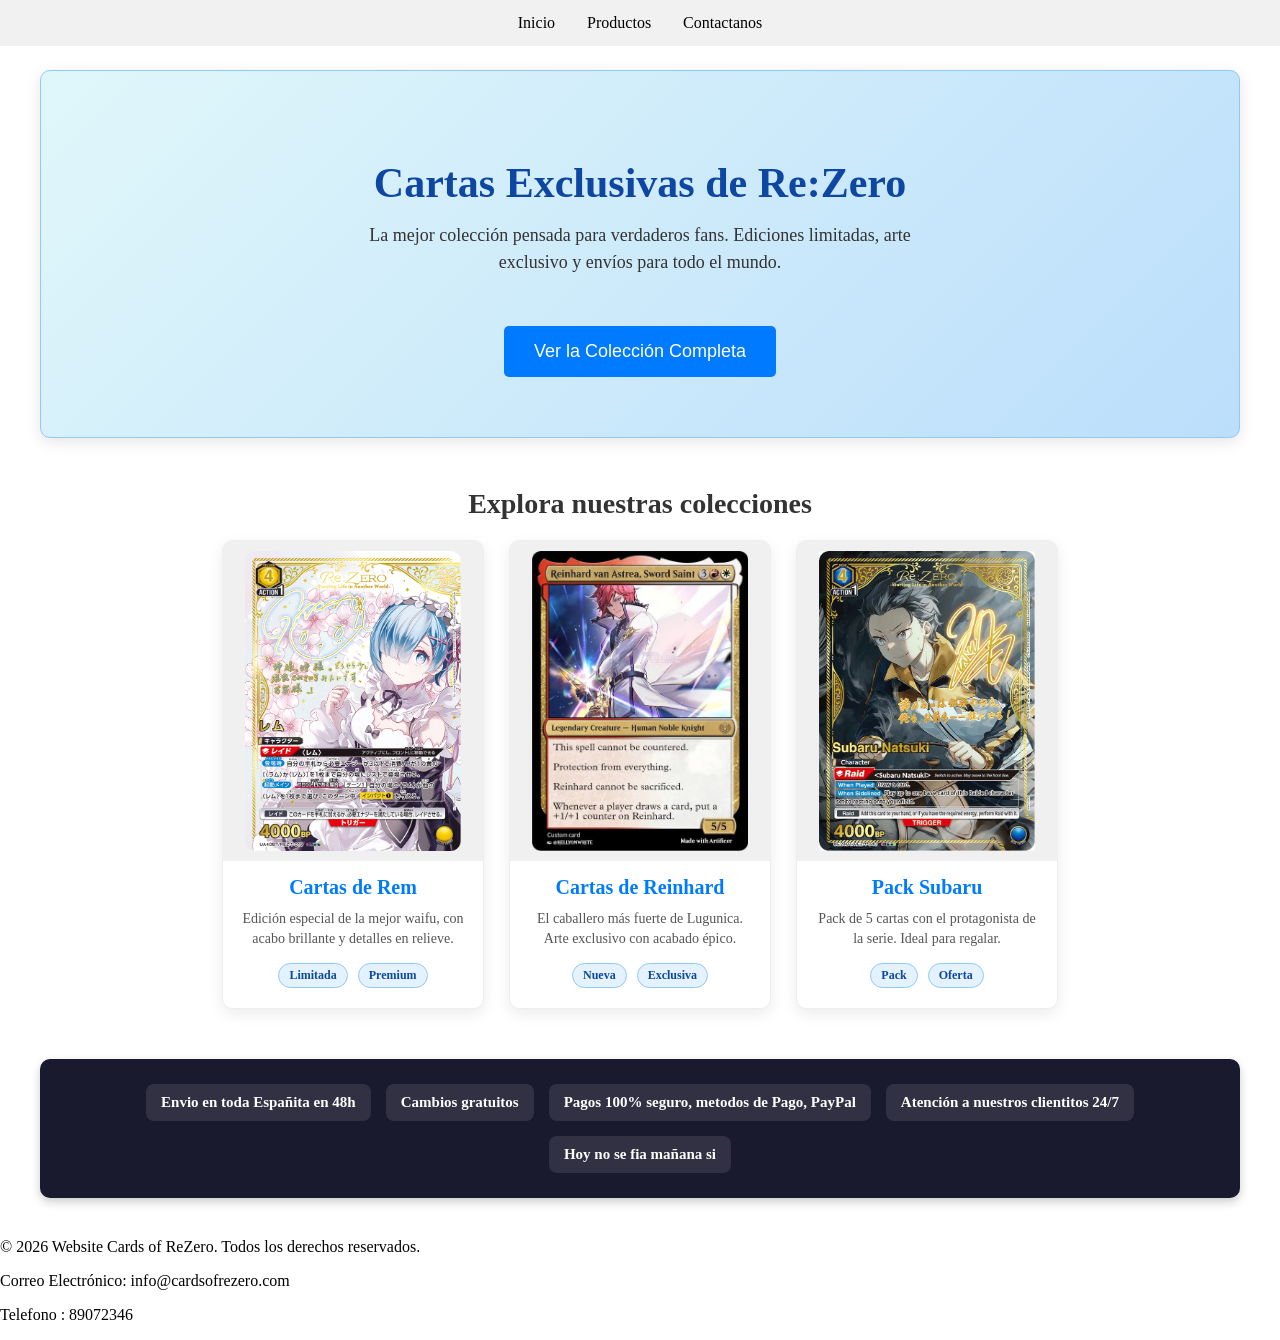
<file: Ejercicio-Posicion/index.html>
<!--Principio del todo, estructura de la pagina web-->
<!DOCTYPE html>
<html lang="es">
<head>
    <meta charset="UTF-8">
    <meta name="viewport" content="width=device-width, initial-scale=1.0">
    <title>Website Rezero - Inici</title>
    
    <link rel="stylesheet" href="global.css">
</head>
<body>
    <!-- Menú fijo -->
    <ul>
        <li><a href="index.html">Inicio</a></li>
        <li><a href="productes.html">Productos</a></li>
        <li><a href="contacte.html">Contactanos</a></li>    
    </ul>

    <!--Contenido principal de la página -->
    <main class="contenido-principal">
        <div class="contenedor">
            
            <div class="hero">
                <h1>Cartas Exclusivas de Re:Zero</h1>
                <p>La mejor colección pensada para verdaderos fans. Ediciones limitadas, arte exclusivo y envíos para todo el mundo.</p>
                <!-- Botón que lleva a productos -->
                <a href="productes.html">
                    <button class="boton-cridaner">Ver la Colección Completa</button>
                </a>
            </div>

            <h2 class="titulo-seccion">Explora nuestras colecciones</h2>
            <div class="colecciones">
                
                <!-- Carta 1: REM -->
                <div class="carta-info">
                    <div class="marco-imagen">
                        <img src="img/remcard.png" alt="Carta de Rem">
                    </div>
                    <h3>Cartas de Rem</h3>
                    <p>Edición especial de la mejor waifu, con acabo brillante y detalles en relieve.</p>
                    <span class="etiqueta">Limitada</span>
                    <span class="etiqueta">Premium</span>
                </div>

                <!-- Carta 2: REINHARD (Sustituyendo a Emilia) -->
                <div class="carta-info">
                    <div class="marco-imagen">
                        <img src="img/reinhardcard.jpg" alt="Carta de Reinhard">
                    </div>
                    <h3>Cartas de Reinhard</h3>
                    <p>El caballero más fuerte de Lugunica. Arte exclusivo con acabado épico.</p>
                    <span class="etiqueta">Nueva</span>
                    <span class="etiqueta">Exclusiva</span>
                </div>

                <!-- Carta 3: SUBARU -->
                <div class="carta-info">
                    <div class="marco-imagen">
                        <img src="img/subarucard.jpg" alt="Carta de Subaru">
                    </div>
                    <h3>Pack Subaru</h3>
                    <p>Pack de 5 cartas con el protagonista de la serie. Ideal para regalar.</p>
                    <span class="etiqueta">Pack</span>
                    <span class="etiqueta">Oferta</span>
                </div>

            </div>

            <!-- BANDA DE BENEFICIOS (Con tus textos) -->
            <div class="beneficios">
                <span>Envio en toda Españita en 48h</span>
                <span>Cambios gratuitos</span>
                <span>Pagos 100% seguro, metodos de Pago, PayPal</span>
                <span>Atención a nuestros clientitos 24/7</span>
                <span>Hoy no se fia mañana si</span>
            </div>

        </div>    
    </main>
    
    <!-- Pie de página - Footer -->
    <footer>
        <p>© 2026 Website Cards of ReZero. Todos los derechos reservados.</p>
        <p> Correo Electrónico: info@cardsofrezero.com</p>
        <p> Telefono : 89072346</p>
    </footer>
</body>
</html>
</file>
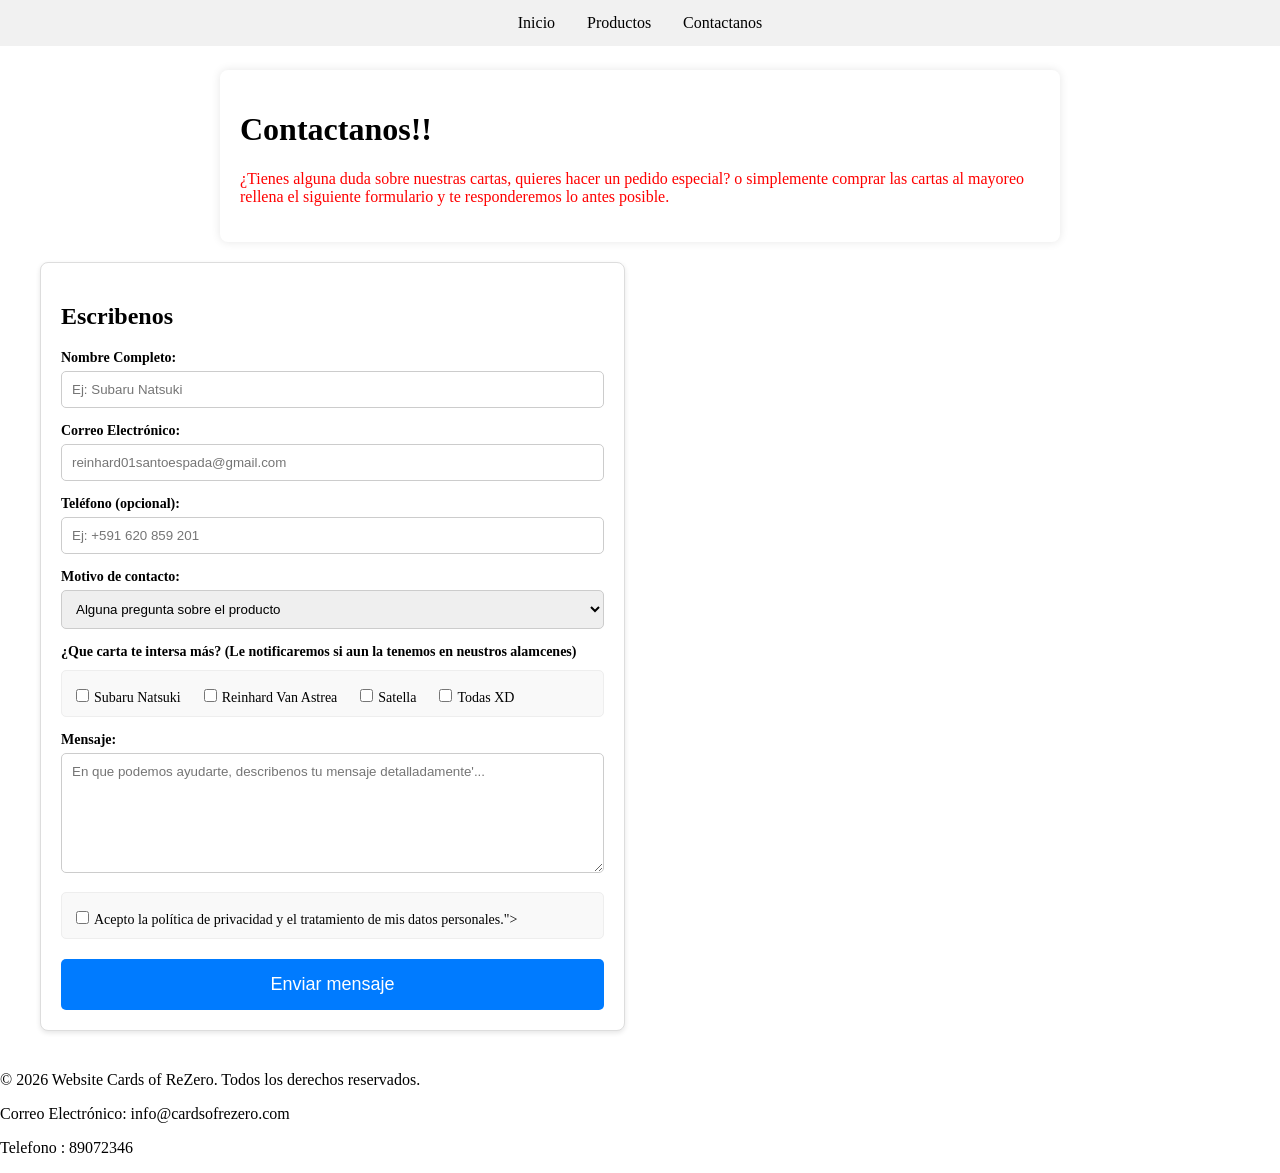
<file: Ejercicio-Posicion/contacte.html>
<!--Principio del todo, estructura de la pagina web-->
<!DOCTYPE html>
<html lang="es  ">
<head>
    <meta charset="UTF-8">
    <meta name="viewport" content="width=device-width, initial-scale=1.0">
    <title>Webiste REzero - Contacto </title>

    <!-- Esta línea es clave: conecta tu HTML con tu archivo de diseño CSS -->
    <link rel="stylesheet" href="global.css">
</head>
<body>
    <!-- Menú fijo - Principal -->
    <ul>
        <li><a href="index.html">Inicio</a></li>
        <li><a href="productes.html">Productos</a></li>
        <li><a href="contacte.html">Contactanos</a></li>    
    </ul>

    <!--Contenido principal de la página -->
    <main class="contenido-principal">
        <!--Pagina Estilo blog del ejemplo 11-->
     <div class="autoContainer">
            <h1>Contactanos!!</h1>
            <p class="explicación">
                ¿Tienes alguna duda sobre nuestras cartas, quieres hacer un pedido especial?
                o simplemente comprar las cartas al mayoreo rellena el siguiente formulario y te responderemos lo antes posible.
            </p>
        </div>    
        <!--Layout con Grid-->
    <div class="contenedor">
        <div class="layout-contacto">
            <!---Primer Layout Detallado-->
            <div class="formulario">
                <h2>Escribenos</h2>
                <form>
                    <label>Nombre Completo:</label>
                    <input type="text" placeholder="Ej: Subaru Natsuki" required>
                    
                    <label>Correo Electrónico:</label>
                    <input type="email" placeholder="reinhard01santoespada@gmail.com" required>

                    <label>Teléfono (opcional):</label>
                    <input type="tel" placeholder="Ej: +591 620 859 201">                       

                    <label>Motivo de contacto:</label>
                    
                    <select>
                        <option value="Pregunta">Alguna pregunta sobre el producto</option>
                        <option value="pedido">Estado de mi pedido</option>
                        <option value="colaboracion">Colaboracion / Mayorista</option>
         
                        <option value="otro">Otro Asunto</option>
                    
                    </select>

                    <label>¿Que carta te intersa más? (Le notificaremos si aun la tenemos en neustros alamcenes)</label>
                    <div class="opciones-check">
                        <label><input type="checkbox">Subaru Natsuki</label>
                        <label><input type="checkbox">Reinhard Van Astrea</label>
                        <label><input type="checkbox">Satella</label>
                        <label><input type="checkbox">Todas XD</label>
                    </div>

                    <label>Mensaje:</label>
                    <textarea placeholder="En que podemos ayudarte, describenos tu mensaje detalladamente'..." required></textarea>
                    <div class="opciones-check" style="margin-top: 15px;">
                        <label>
                            <input type="checkbox" required>Acepto la política de privacidad y el tratamiento de mis datos personales.">
                        </label>
                    </div>

                    <button type="submit" class="boton-cridaner" style="width: 100%; margin-top: 20px;">Enviar mensaje</button>                    
                </form>
            </div>
        </div>
    </div>   

    </main>
    <!-- Pie de página - Footer -->
    
    <footer>
        <p>© 2026 Website Cards of ReZero. Todos los derechos reservados.</p>
        <p> Correo Electrónico: info@cardsofrezero.com</p>
        <p> Telefono : 89072346</p>
    </footer>
</body>
</html>
</file>
<file: Ejercicio-Posicion/global.css>
/*Estilo del index*/
 /* 1. El Hero (la caja de arriba) */
        .hero {
            text-align: center;
            /* Le pongo un degradado azul suave para que llame la atencion */
            background: linear-gradient(135deg, #e0f7fa 0%, #bbdefb 100%);
            padding: 60px 20px;
            border-radius: 12px; /* Bordes redondeados */
            margin-top: 20px;
            margin-bottom: 50px; /* Separacion con las colecciones */
            box-shadow: 0 4px 15px rgba(0,0,0,0.1); /* Sombra para que resalte */
            border: 1px solid #90caf9;
        }

        .hero h1 {
            font-size: 42px; /* Titulo bien grande */
            color: #0d47a1;
            margin-bottom: 15px;
        }

        .hero p {
            font-size: 18px;
            color: #333;
            max-width: 600px;
            margin: 0 auto 30px auto; /* Lo centro y le doy margen abajo */
            line-height: 1.5;
        }

        /* 2. El titulo de la seccion de colecciones */
        .titulo-seccion {
            text-align: center;
            color: #333;
            margin-bottom: 20px;
            font-size: 28px;
        }

        /* 3. Contenedor de las 3 tarjetas. Uso flex para ponerlas en fila */
        .colecciones {
            display: flex;
            flex-wrap: wrap; /* Para que salten de linea si la pantalla es pequeña */
            gap: 25px; /* Separacion entre tarjetas */
            margin-bottom: 50px;
            justify-content: center; /* Las centro en la pantalla */
        }

        /* 4. Estilo de cada tarjeta individual */
        .carta-info {
            flex: 1 1 240px; /* Se adaptan al espacio */
            max-width: 260px; /* Tope de ancho para que no se estiren */
            background: white;
            border-radius: 10px;
            /* Quito el padding de arriba para que la imagen pegue con el borde */
            padding: 0 0 20px 0; 
            box-shadow: 0 5px 15px rgba(0,0,0,0.08);
            transition: transform 0.3s; /* Para hacer una animacion al pasar el raton */
            border: 1px solid #eee;
            overflow: hidden; /* Para que la imagen no se salga de la tarjeta */
            text-align: center;
        }

        /* Efecto cuando pasas el raton por encima de la tarjeta */
        .carta-info:hover {
            transform: translateY(-5px); /* La tarjeta sube un poquito */
            box-shadow: 0 8px 20px rgba(0,0,0,0.15); /* La sombra se hace mas grande */
        }

        /* 5. El div que envuelve la imagen (el marco) */
        .marco-imagen {
            width: 100%;
            height: 320px; /* Altura fija del marco */
            background-color: #f0f0f0; /* Fondo gris por si la foto no llena el hueco */
            display: flex; /* Flex para centrar la foto dentro del marco */
            align-items: center;
            justify-content: center;
            padding: 10px;
            box-sizing: border-box;
            margin-bottom: 15px;
        }

        /* La foto dentro del marco */
        .marco-imagen img {
            max-width: 100%;
            max-height: 100%;
            object-fit: contain; /* IMPORTANTE: para que la carta se vea entera y no se recorte */
            border-radius: 4px;
        }

        /* 6. Textos de dentro de las tarjetas */
        .carta-info h3 {
            margin: 0 15px 10px 15px;
            color: #007bff;
            font-size: 20px;
        }

        .carta-info p {
            margin: 0 15px 15px 15px;
            font-size: 14px;
            color: #555;
            line-height: 1.4;
        }

        /* 7. Las etiquetas (span) */
        .etiqueta {
            background: #e3f2fd;
            color: #0d47a1;
            padding: 4px 10px;
            border-radius: 15px;
            font-size: 12px;
            font-weight: bold;
            margin: 0 3px;
            display: inline-block;
            border: 1px solid #90caf9;
        }

        /* 8. La banda de beneficios de abajo */
        .beneficios {
            display: flex; /* Para ponerlos en horizontal */
            justify-content: center;
            flex-wrap: wrap;
            gap: 15px;
            background: #1a1a2e; /* Fondo oscuro */
            color: white;
            padding: 25px 20px;
            border-radius: 10px;
            font-weight: bold;
            font-size: 15px;
            box-shadow: 0 4px 10px rgba(0,0,0,0.2);
            margin-bottom: 40px;
        }

        /* Cada uno de los textos de los beneficios */
        .beneficios span {
            display: flex;
            align-items: center;
            background: rgba(255,255,255,0.1); /* Un fondo transparente para separarlos */
            padding: 10px 15px;
            border-radius: 8px;
        }
    
body {
    margin: 0;
    padding: 0;
}

ul {
    list-style-type: none;
    margin: 0;
    padding: 0;
    background-color: #f1f1f1;
    position: fixed;
    top: 0;
    width: 100%;
    display: flex;
    justify-content: center;
}

ul li a {
    display: block;
    color: #000;
    padding: 14px 16px;
    text-decoration: none;
}

ul li a:hover {
background-color: #555555; 
color: white;
}

/*Contenido Principal*/
.contenido-principal {
    margin-top: 70px;
}

/*Contenedor Centrado con max-width*/
.contenedor { 
    /*El sitio web será mas ancho que esto*/
    max-width: 1200px;
    /*Centrara automaticamente la caja del medio de la pantalla*/
    margin: 0 auto;
    padding: 0 20px;
}

/*Estilos de la caja principal*/
.hero {
    text-align: center; /*Centrado del texto*/
    background-color: #f1f1f1; /*Color de fondo*/
    padding: 60px 20px; /*Espaciado interno*/
    border-radius: 10px; /*Esquinas redondeadas*/
}

/* Estilo del botón - Llamativo (cridander) */
.boton-cridaner {
    background-color: #007bff; /*Azul brillante*/
    color: white; /*Texto blanco*/
    border: none; /*Quita el borde negro feo*/
    padding: 15px 30px; /*Enguresa y facilidad al clicar */
    font-size: 18px;
    border-radius: 5px;
    cursor: pointer; /*sale una mano al pasar el ratón por encima*/
    margin-top: 20px; /*Separa el botón de texto de arriba*/
}

/*Al pasar el ratón por el botón, se vuelve más oscuro*/
.boton-cridaner:hover {
    background-color: #0056b3
}

/*Esitlo de la pagina de contacto*/
/* Recuadro estilo blog del principio */
        .autoContainer {
            background: white;
            max-width: 800px;
            margin: 20px auto;
            padding: 20px;
            border-radius: 8px;
            box-shadow: 0 0 10px rgba(0,0,0,0.1);
        }

        .explicación {
            color: red;
        }

        /* Grid de 2 columnas (Pide el enunciado) */
        .layout-contacto {
            display: grid;
            grid-template-columns: 1fr 1fr; /* 2 columnas iguales */
            gap: 30px;
            margin-top: 20px;
            margin-bottom: 40px;
        }

        .formulario, .info-contacto {
            background: white;
            padding: 20px;
            border-radius: 8px;
            border: 1px solid #ddd;
            box-shadow: 0 2px 5px rgba(0,0,0,0.1);
        }

        .formulario label {
            display: block;
            margin-top: 15px;
            font-weight: bold;
            font-size: 14px;
        }

        /* Inputs y textarea del formulario */
        .formulario input[type="text"], 
        .formulario input[type="email"],
        .formulario input[type="tel"],
        .formulario select,
        .formulario textarea {
            width: 100%;
            padding: 10px;
            margin-top: 5px;
            border: 1px solid #ccc;
            border-radius: 5px;
            box-sizing: border-box;
            font-family: Arial, sans-serif;
        }

        .formulario textarea {
            height: 120px;
            resize: vertical;
        }

        .opciones-check {
            margin-top: 10px;
            background: #f9f9f9;
            padding: 10px;
            border-radius: 5px;
            border: 1px solid #eee;
        }

        .opciones-check label {
            font-weight: normal;
            display: inline-block;
            margin-right: 15px;
            margin-top: 5px;
            cursor: pointer;
        }

        .opciones-check input {
            margin-right: 5px;
        }

        /* Mapa ficticio (caja gris) */
        .mapa {
            background: #ccc;
            height: 200px;
            margin-top: 15px;
            display: flex;
            align-items: center;
            justify-content: center;
            color: #555;
            border-radius: 6px;
            font-weight: bold;
        }

        /* Adaptación a móviles */
        @media (max-width: 700px) {
            .layout-contacto {
                grid-template-columns: 1fr;
            }
        }


        /*Estilo de la pagina de productos*/

        /*.filtros {* 1. La barra de filtros de arriba */
        .filtros {
            text-align: center; /* Centra los botones de filtro */
            margin: 20px 0; /* Espacio arriba y abajo */
        }

        /* 2. Los botones (span) de la barra de filtros */
        .filtros span {
            display: inline-block; /* Pone los botones en línea, uno al lado del otro */
            padding: 8px 15px; /* Espacio interior para que parezcan botones */
            margin: 5px; /* Separación entre ellos */
            background: white; /* Fondo blanco */
            border: 1px solid #ccc; /* Borde gris fino */
            border-radius: 15px; /* Bordes muy redondeados (forma de pastilla) */
            cursor: pointer; /* Sale la mano al pasar por encima */
            font-size: 14px;
        }

        /* 3. Efecto al pasar el ratón por encima de los filtros */
        .filtros span:hover {
            background: #007bff; /* Cambia a azul */
            color: white; /* El texto se pone blanco */
        }

        /* 4. El contenedor de las tarjetas (Grid con Flex) */
        .productos {
            display: flex; /* Activa Flexbox */
            flex-wrap: wrap; /* Muy importante: permite que las tarjetas salten de línea si no caben */
            gap: 20px; /* Espacio de separación entre tarjetas */
            justify-content: center; /* Centra todas las tarjetas en la pantalla */
            padding-bottom: 40px; /* Espacio extra al final para que no pegue con el footer */
        }

        /* 5. Cada tarjeta individual (caja con imagen, nombre y precio) */
        .tarjeta {
            flex: 1 1 260px; /* Pide el enunciado: crece, se encoge y tiene una base de 260px */
            max-width: 280px; /* Tope máximo para que no se vean gigantes en pantallas grandes */
            background: white; /* Fondo blanco */
            border: 1px solid #ddd; /* Borde gris suave */
            border-radius: 8px; /* Bordes redondeados */
            padding: 15px; /* Espacio interior */
            box-shadow: 0 2px 5px rgba(0,0,0,0.1); /* Sombra suave para que resalte */
            text-align: center; /* Centra el texto (nombre y precio) */
        }

        /* 6. La imagen de la carta */
        .img-carta {
            width: 100%; /* Ocupa todo el ancho de la tarjeta */
            height: 350px; /* Altura fija para que todas las cartas midan lo mismo */
            object-fit: cover; /* Recorta la imagen sin deformarla si no encaja perfecta */
            border-radius: 6px; /* Bordes redondeados en la imagen */
            margin-bottom: 10px; /* Espacio entre la imagen y el nombre */
        }

        /* 7. El título de la carta (el <h3>) */
        .tarjeta h3 {
            font-size: 16px; /* Tamaño de letra un poco más pequeño */
            margin: 10px 0 5px 0; /* Espacio arriba y abajo */
            color: #333; /* Color gris oscuro */
        }

        /* 8. El precio */
        .precio {
            color: #007bff; /* Color azul para que destaque */
            font-weight: bold; /* Texto en negrita */
            font-size: 18px; /* Letra más grande */
            margin-top: 5px;
        }
</file>
